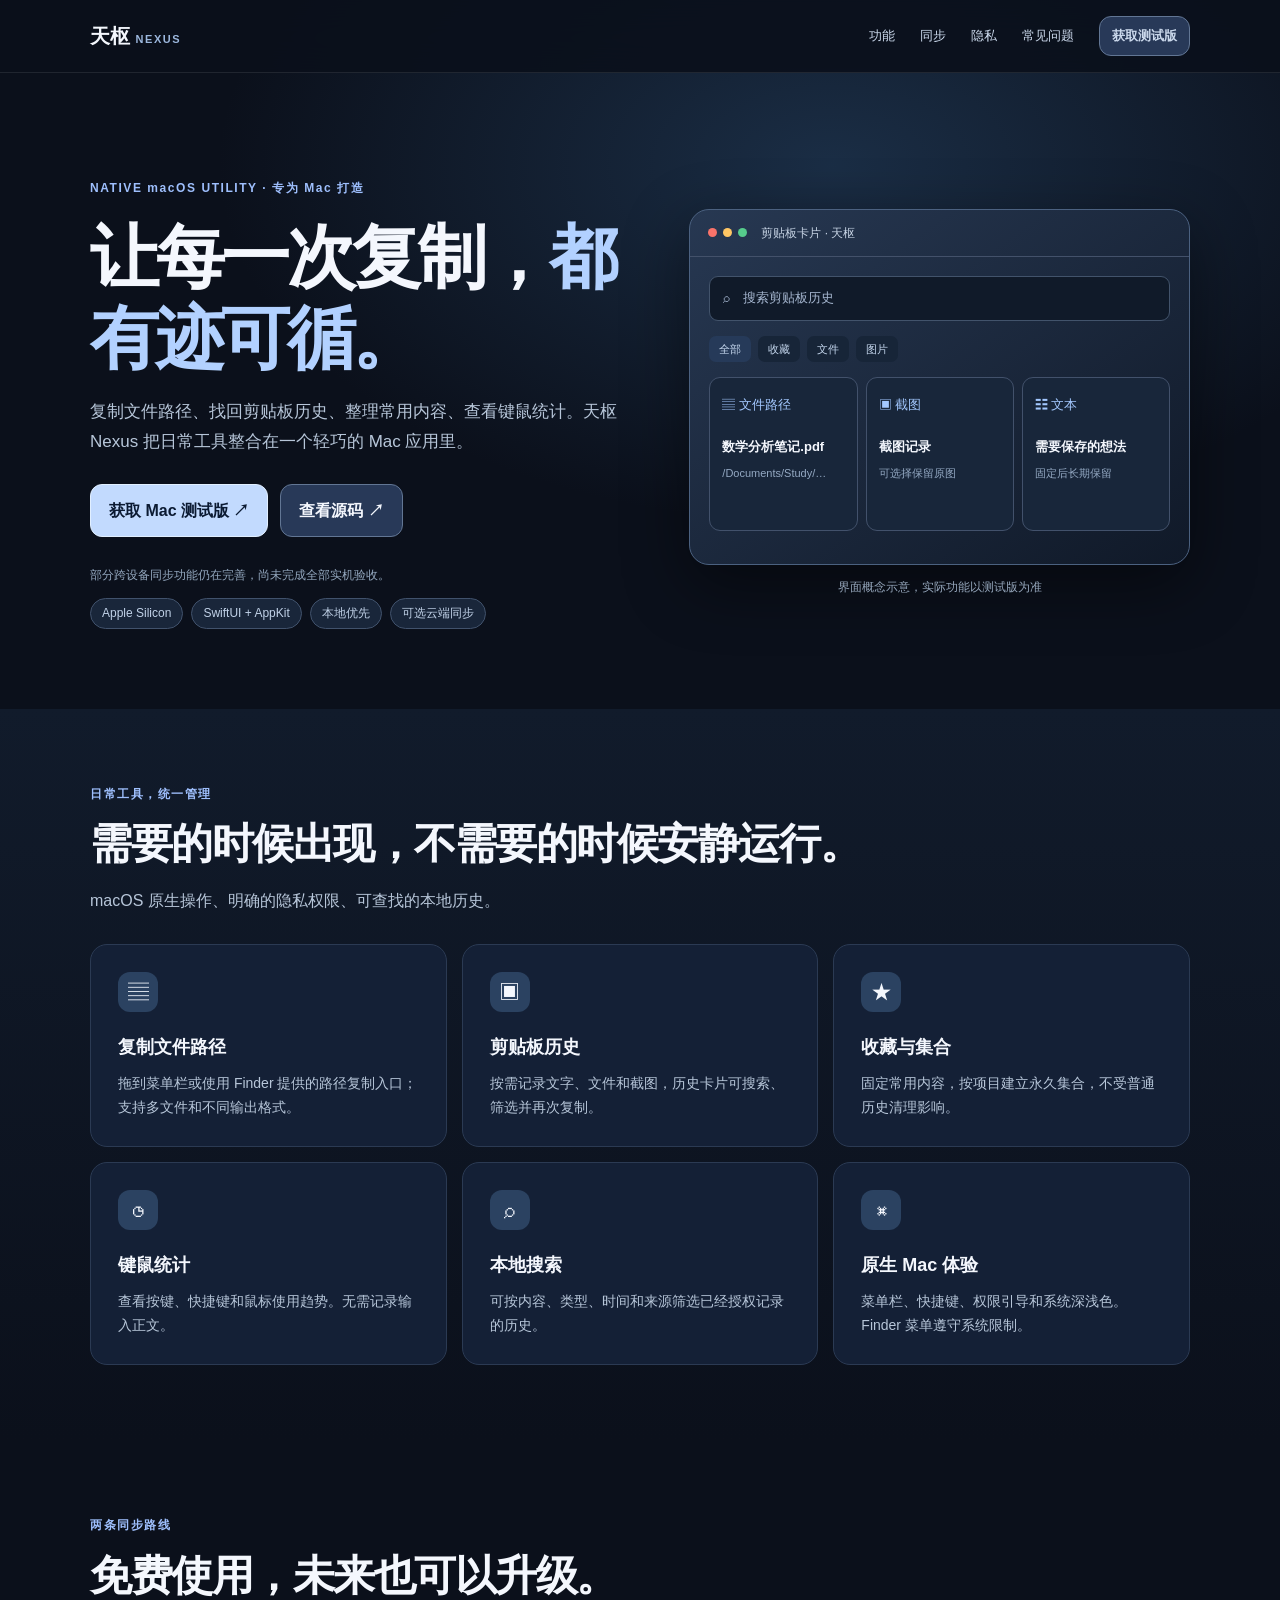
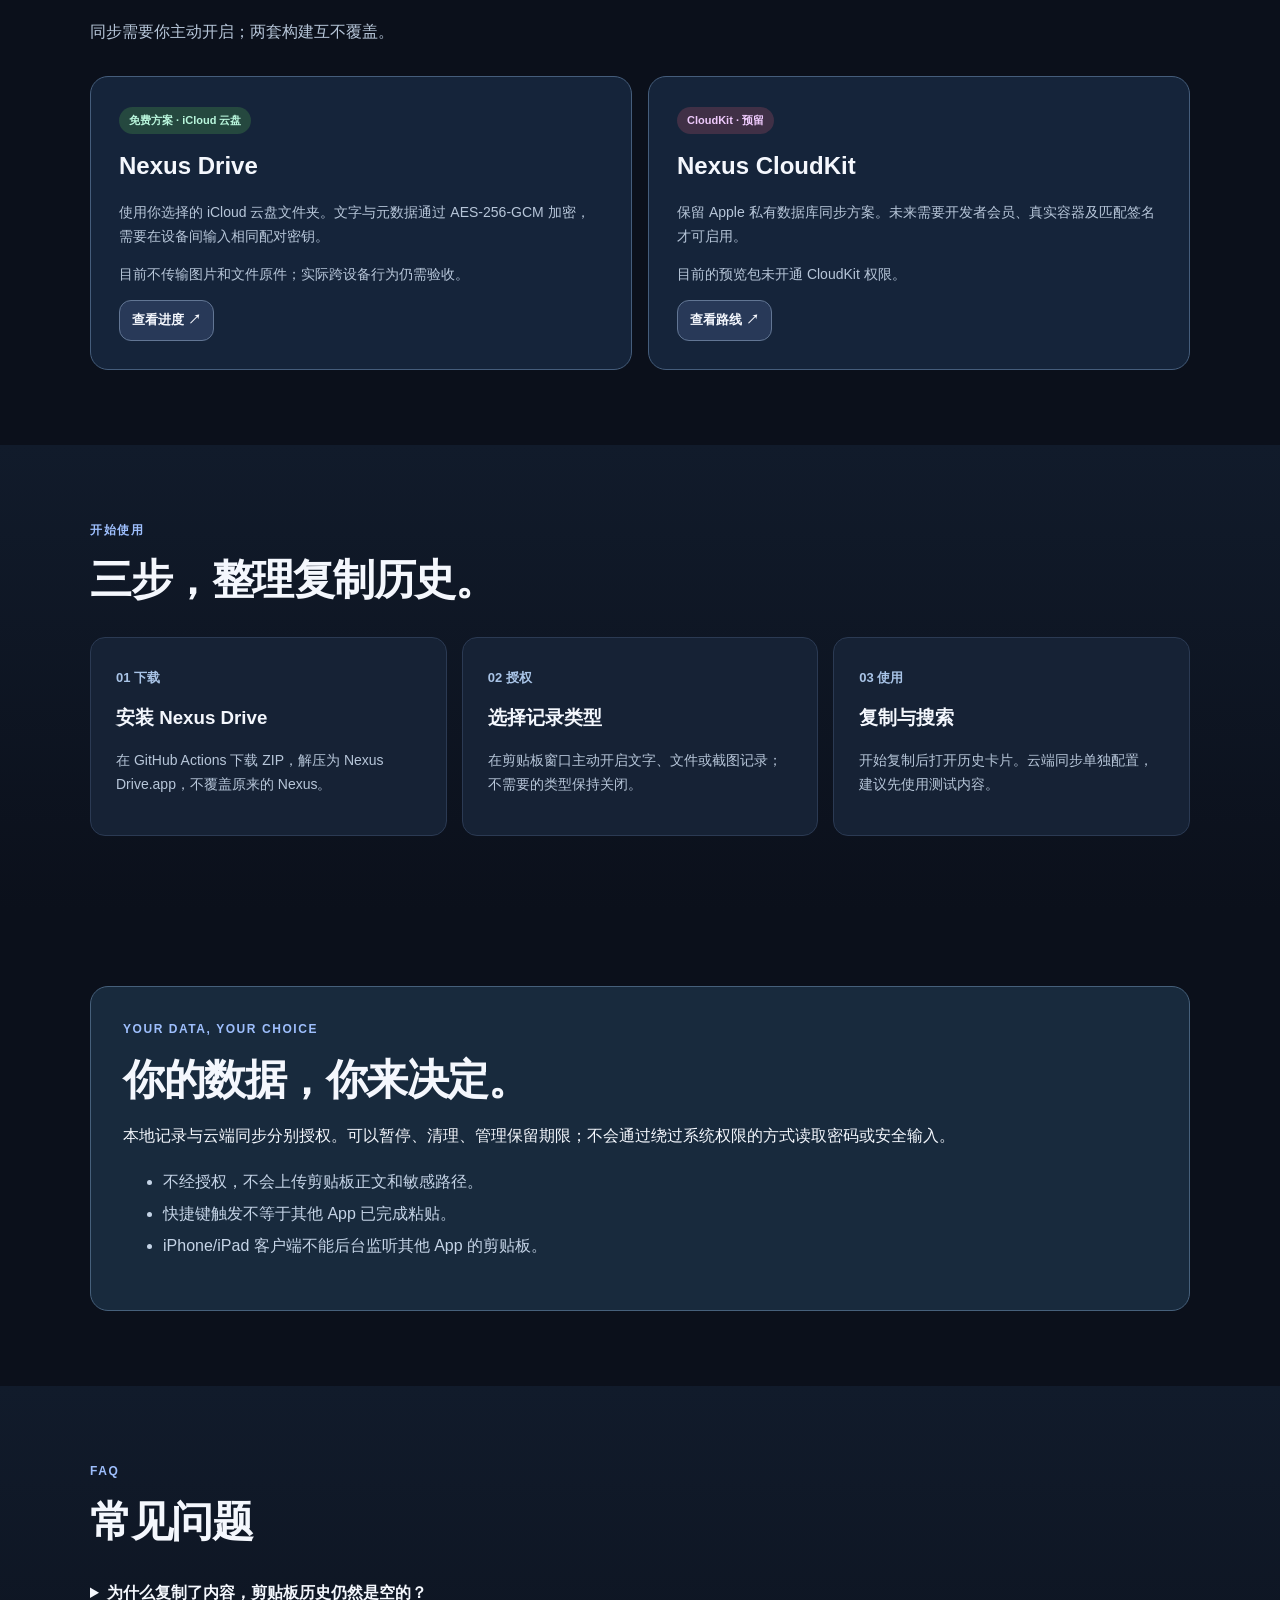
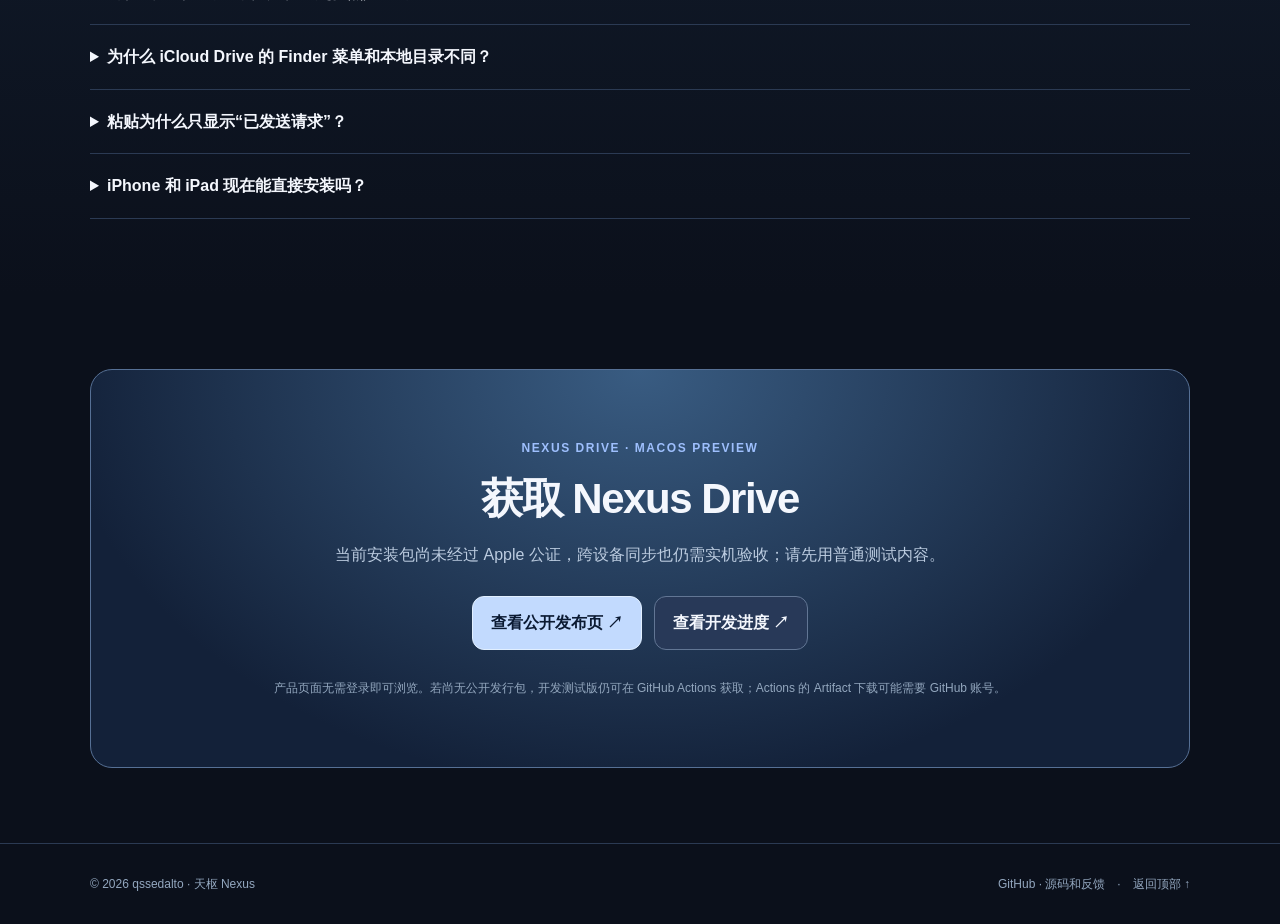
<file: docs/index.html>
<!DOCTYPE html>
<html lang="zh-CN">
<head>
<meta charset="UTF-8"><meta name="viewport" content="width=device-width,initial-scale=1">
<meta name="theme-color" content="#0b101b"><meta name="description" content="天枢 Nexus：macOS 原生文件路径、剪贴板历史与键鼠统计工具。免费 iCloud 云盘同步正在测试。">
<title>天枢 Nexus — Mac 上的复制、历史与统计</title>
<style>
:root{color-scheme:dark;--ink:#f4f7fd;--muted:#b7c6d9;--line:#2b3a53;--bg:#0b101b;--accent:#b2d1ff}*{box-sizing:border-box}html{scroll-behavior:smooth}body{margin:0;background:var(--bg);color:var(--ink);font:16px/1.72 -apple-system,BlinkMacSystemFont,"SF Pro Text","PingFang SC",sans-serif}body:before{content:"";position:absolute;top:0;left:0;right:0;height:750px;background:radial-gradient(ellipse 60% 60% at 65% 22%,#28486b86,transparent 80%);pointer-events:none}a{color:inherit;text-decoration:none}a:focus-visible{outline:2px solid var(--accent);outline-offset:4px}.wrap{max-width:1100px;width:calc(100% - 44px);margin:auto}.nav{position:sticky;top:0;z-index:10;background:#0b101be5;backdrop-filter:blur(20px);border-bottom:1px solid #ffffff17}.nav .wrap{display:flex;align-items:center;gap:24px;min-height:72px}.brand{font-weight:750;font-size:20px}.brand span{font-size:11px;font-weight:600;letter-spacing:.14em;color:#9cb7dd}.links{margin-left:auto;display:flex;align-items:center;gap:25px;font-size:13px;color:#cbd9ec}.links a:hover{color:white}.button{display:inline-flex;justify-content:center;align-items:center;background:#283958;border:1px solid #627694;border-radius:12px;padding:12px 18px;font-weight:650;white-space:nowrap}.button:hover{background:#385275}.primary{background:#c2dafe;border-color:#e1efff;color:#0b1a32}.primary:hover{background:#e2efff}.small{font-size:13px;padding:8px 12px}.hero{position:relative;min-height:580px;padding:105px 0 80px;display:grid;grid-template-columns:1.05fr .95fr;gap:46px;align-items:center}.eyebrow{font-size:12px;letter-spacing:.13em;color:#9ebffd;font-weight:750}.hero h1{font-size:clamp(40px,5.4vw,69px);line-height:1.18;letter-spacing:-.05em;margin:18px 0}.hero h1 span{color:var(--accent)}.lead{font-size:17px;color:var(--muted);max-width:560px}.buttons{display:flex;flex-wrap:wrap;gap:12px;margin:28px 0}.fine{font-size:12px;color:#93a7be}.chips{display:flex;gap:8px;flex-wrap:wrap}.chips span{font-size:12px;padding:4px 11px;border-radius:40px;background:#19263a;border:1px solid #41526c;color:#c1d2e8}.preview{background:linear-gradient(145deg,#273852,#101928);border:1px solid #4b6180;border-radius:20px;padding:0 0 14px;box-shadow:0 20px 65px #0007}.toolbar{border-bottom:1px solid #43516a;padding:13px 18px;font-size:12px;color:#c5d2e3;display:flex;gap:14px;align-items:center}.traffic{display:flex;gap:6px}.traffic b{display:block;width:9px;height:9px;border-radius:50%;background:#f9736a}.traffic b:nth-child(2){background:#ffc664}.traffic b:nth-child(3){background:#56cc8c}.inside{padding:19px}.search{padding:10px 13px;background:#101a29;border:1px solid #42536b;border-radius:9px;color:#a6b7d0;font-size:13px}.filters{display:flex;gap:7px;margin:15px 0}.filters span{background:#263a59;border-radius:7px;padding:4px 10px;font-size:11px;color:#c6d8ef}.filters span:not(:first-child){background:#172538}.cards{display:grid;grid-template-columns:repeat(3,1fr);gap:8px}.clip{min-height:154px;border:1px solid #42516b;border-radius:11px;background:#18263a;padding:12px;overflow:hidden}.clip small{color:#a3c8ff}.clip strong{display:block;font-size:13px;line-height:1.35;margin:20px 0 8px;word-break:break-all}.clip p{font-size:11px;color:#94a9c3;margin:0}.caption{text-align:center;color:#95a6bb;font-size:12px;margin:12px 0 0}section{padding:75px 0}section h2{font-size:clamp(30px,3.3vw,42px);line-height:1.27;letter-spacing:-.035em;margin:13px 0}section .intro{color:var(--muted);max-width:700px}.tint{background:linear-gradient(180deg,#111b2b,#0b101b)}.grid{display:grid;grid-template-columns:repeat(3,1fr);gap:15px;margin-top:30px}.card{background:#142036;border:1px solid var(--line);border-radius:17px;padding:27px}.card .symbol{display:grid;place-items:center;width:40px;height:40px;border-radius:12px;background:#2b4261;font-size:21px}.card h3{margin:20px 0 8px;font-size:18px}.card p{color:var(--muted);font-size:14px;margin:0}.two{display:grid;grid-template-columns:repeat(2,1fr);gap:16px;margin-top:30px}.mode{border:1px solid #455d7b;background:#15243a;border-radius:18px;padding:28px}.mode h3{font-size:24px;margin:11px 0}.mode p{color:var(--muted);font-size:14px}.tag{display:inline-block;background:#25483f;color:#baf7dd;border-radius:30px;padding:4px 10px;font-size:11px;font-weight:650}.tag.alt{background:#403046;color:#edc9fb}.steps{display:grid;grid-template-columns:repeat(3,1fr);gap:15px;margin-top:30px}.step{background:#162235;border:1px solid var(--line);border-radius:15px;padding:25px}.step b{font-size:13px;color:#a9c4e7}.step h3{margin:12px 0}.step p{font-size:14px;color:var(--muted)}.privacy{background:#182a3d;border:1px solid #46607b;border-radius:18px;padding:32px}.privacy ul{color:#c5d4e7;line-height:2}.faq{border-bottom:1px solid var(--line);padding:18px 0}.faq summary{font-weight:650;cursor:pointer}.faq p{font-size:14px;color:var(--muted)}.download{text-align:center;border:1px solid #567095;border-radius:22px;padding:68px 25px;background:radial-gradient(ellipse at 50% 0%,#395c82,transparent 75%),#132139}.download p{color:#bccce0}.download .buttons{justify-content:center}footer{padding:30px 0;border-top:1px solid var(--line);font-size:12px;color:#93a7bf}.foot{display:flex;justify-content:space-between;gap:16px;flex-wrap:wrap}@media(max-width:900px){.hero{grid-template-columns:1fr;padding-top:60px}.grid{grid-template-columns:1fr 1fr}.links a:not(.button){display:none}}@media(max-width:600px){.wrap{width:calc(100% - 30px)}.grid,.two,.steps{grid-template-columns:1fr}.hero{padding:52px 0}.clip{padding:8px;min-height:145px}.clip strong{font-size:11px}.links{gap:6px}.links a:not(.button){display:none}section{padding:50px 0}}@media(prefers-reduced-motion:reduce){html{scroll-behavior:auto}}
</style>
</head>
<body id="top">
<nav class="nav"><div class="wrap"><a class="brand" href="#top">天枢 <span>NEXUS</span></a><div class="links"><a href="#features">功能</a><a href="#sync">同步</a><a href="#privacy">隐私</a><a href="#faq">常见问题</a><a class="button small" href="#get">获取测试版</a></div></div></nav>
<main>
<header class="hero wrap"><div><div class="eyebrow">NATIVE macOS UTILITY · 专为 Mac 打造</div><h1>让每一次复制，<span>都有迹可循。</span></h1><p class="lead">复制文件路径、找回剪贴板历史、整理常用内容、查看键鼠统计。天枢 Nexus 把日常工具整合在一个轻巧的 Mac 应用里。</p><div class="buttons"><a class="button primary" href="#get">获取 Mac 测试版 ↗</a><a class="button" href="https://github.com/qssedalto/Nexus">查看源码 ↗</a></div><p class="fine">部分跨设备同步功能仍在完善，尚未完成全部实机验收。</p><div class="chips"><span>Apple Silicon</span><span>SwiftUI + AppKit</span><span>本地优先</span><span>可选云端同步</span></div></div>
<div><div class="preview" role="img" aria-label="Nexus 剪贴板界面概念图，并非真实软件截图"><div class="toolbar"><span class="traffic"><b></b><b></b><b></b></span>剪贴板卡片 · 天枢</div><div class="inside"><div class="search">⌕　搜索剪贴板历史</div><div class="filters"><span>全部</span><span>收藏</span><span>文件</span><span>图片</span></div><div class="cards"><div class="clip"><small>▤ 文件路径</small><strong>数学分析笔记.pdf</strong><p>/Documents/Study/…</p></div><div class="clip"><small>▣ 截图</small><strong>截图记录</strong><p>可选择保留原图</p></div><div class="clip"><small>☷ 文本</small><strong>需要保存的想法</strong><p>固定后长期保留</p></div></div></div></div><div class="caption">界面概念示意，实际功能以测试版为准</div></div></header>
<section id="features" class="tint"><div class="wrap"><div class="eyebrow">日常工具，统一管理</div><h2>需要的时候出现，不需要的时候安静运行。</h2><p class="intro">macOS 原生操作、明确的隐私权限、可查找的本地历史。</p><div class="grid"><article class="card"><div class="symbol">▤</div><h3>复制文件路径</h3><p>拖到菜单栏或使用 Finder 提供的路径复制入口；支持多文件和不同输出格式。</p></article><article class="card"><div class="symbol">▣</div><h3>剪贴板历史</h3><p>按需记录文字、文件和截图，历史卡片可搜索、筛选并再次复制。</p></article><article class="card"><div class="symbol">★</div><h3>收藏与集合</h3><p>固定常用内容，按项目建立永久集合，不受普通历史清理影响。</p></article><article class="card"><div class="symbol">◷</div><h3>键鼠统计</h3><p>查看按键、快捷键和鼠标使用趋势。无需记录输入正文。</p></article><article class="card"><div class="symbol">⌕</div><h3>本地搜索</h3><p>可按内容、类型、时间和来源筛选已经授权记录的历史。</p></article><article class="card"><div class="symbol">⌘</div><h3>原生 Mac 体验</h3><p>菜单栏、快捷键、权限引导和系统深浅色。Finder 菜单遵守系统限制。</p></article></div></div></section>
<section id="sync"><div class="wrap"><div class="eyebrow">两条同步路线</div><h2>免费使用，未来也可以升级。</h2><p class="intro">同步需要你主动开启；两套构建互不覆盖。</p><div class="two"><article class="mode"><span class="tag">免费方案 · iCloud 云盘</span><h3>Nexus Drive</h3><p>使用你选择的 iCloud 云盘文件夹。文字与元数据通过 AES-256-GCM 加密，需要在设备间输入相同配对密钥。</p><p>目前不传输图片和文件原件；实际跨设备行为仍需验收。</p><a class="button small" href="https://github.com/qssedalto/Nexus/pull/73">查看进度 ↗</a></article><article class="mode"><span class="tag alt">CloudKit · 预留</span><h3>Nexus CloudKit</h3><p>保留 Apple 私有数据库同步方案。未来需要开发者会员、真实容器及匹配签名才可启用。</p><p>目前的预览包未开通 CloudKit 权限。</p><a class="button small" href="https://github.com/qssedalto/Nexus/pull/74">查看路线 ↗</a></article></div></div></section>
<section class="tint"><div class="wrap"><div class="eyebrow">开始使用</div><h2>三步，整理复制历史。</h2><div class="steps"><div class="step"><b>01 下载</b><h3>安装 Nexus Drive</h3><p>在 GitHub Actions 下载 ZIP，解压为 Nexus Drive.app，不覆盖原来的 Nexus。</p></div><div class="step"><b>02 授权</b><h3>选择记录类型</h3><p>在剪贴板窗口主动开启文字、文件或截图记录；不需要的类型保持关闭。</p></div><div class="step"><b>03 使用</b><h3>复制与搜索</h3><p>开始复制后打开历史卡片。云端同步单独配置，建议先使用测试内容。</p></div></div></div></section>
<section id="privacy"><div class="wrap privacy"><div class="eyebrow">YOUR DATA, YOUR CHOICE</div><h2>你的数据，你来决定。</h2><p>本地记录与云端同步分别授权。可以暂停、清理、管理保留期限；不会通过绕过系统权限的方式读取密码或安全输入。</p><ul><li>不经授权，不会上传剪贴板正文和敏感路径。</li><li>快捷键触发不等于其他 App 已完成粘贴。</li><li>iPhone/iPad 客户端不能后台监听其他 App 的剪贴板。</li></ul></div></section>
<section class="tint" id="faq"><div class="wrap"><div class="eyebrow">FAQ</div><h2>常见问题</h2><details class="faq"><summary>为什么复制了内容，剪贴板历史仍然是空的？</summary><p>请先主动开启对应的“记录复制的文字／文件／截图”开关，再进行一次新的复制。云同步权限与本地记录权限是分开的。</p></details><details class="faq"><summary>为什么 iCloud Drive 的 Finder 菜单和本地目录不同？</summary><p>Finder Sync 在 File Provider 位置可能受到 macOS 限制；第三方应用不能强制控制所有菜单层级。</p></details><details class="faq"><summary>粘贴为什么只显示“已发送请求”？</summary><p>第三方应用并不会公开每次粘贴的完成状态。Nexus 不会把无法确认的动作标记为成功。</p></details><details class="faq"><summary>iPhone 和 iPad 现在能直接安装吗？</summary><p>现有 Actions 主要提供模拟器构建。真机需要使用 Xcode 及匹配的开发签名。</p></details></div></section>
<section id="get"><div class="wrap download"><div class="eyebrow">NEXUS DRIVE · MACOS PREVIEW</div><h2>获取 Nexus Drive</h2><p>当前安装包尚未经过 Apple 公证，跨设备同步也仍需实机验收；请先用普通测试内容。</p><div class="buttons"><a class="button primary" href="https://github.com/qssedalto/Nexus/releases">查看公开发布页 ↗</a><a class="button" href="https://github.com/qssedalto/Nexus/pull/73">查看开发进度 ↗</a></div><div class="fine">产品页面无需登录即可浏览。若尚无公开发行包，开发测试版仍可在 GitHub Actions 获取；Actions 的 Artifact 下载可能需要 GitHub 账号。</div></div></section>
</main><footer><div class="wrap foot"><span>© 2026 qssedalto · 天枢 Nexus</span><span><a href="https://github.com/qssedalto/Nexus">GitHub · 源码和反馈</a>　·　<a href="#top">返回顶部 ↑</a></span></div></footer>
</body></html>
</file>
